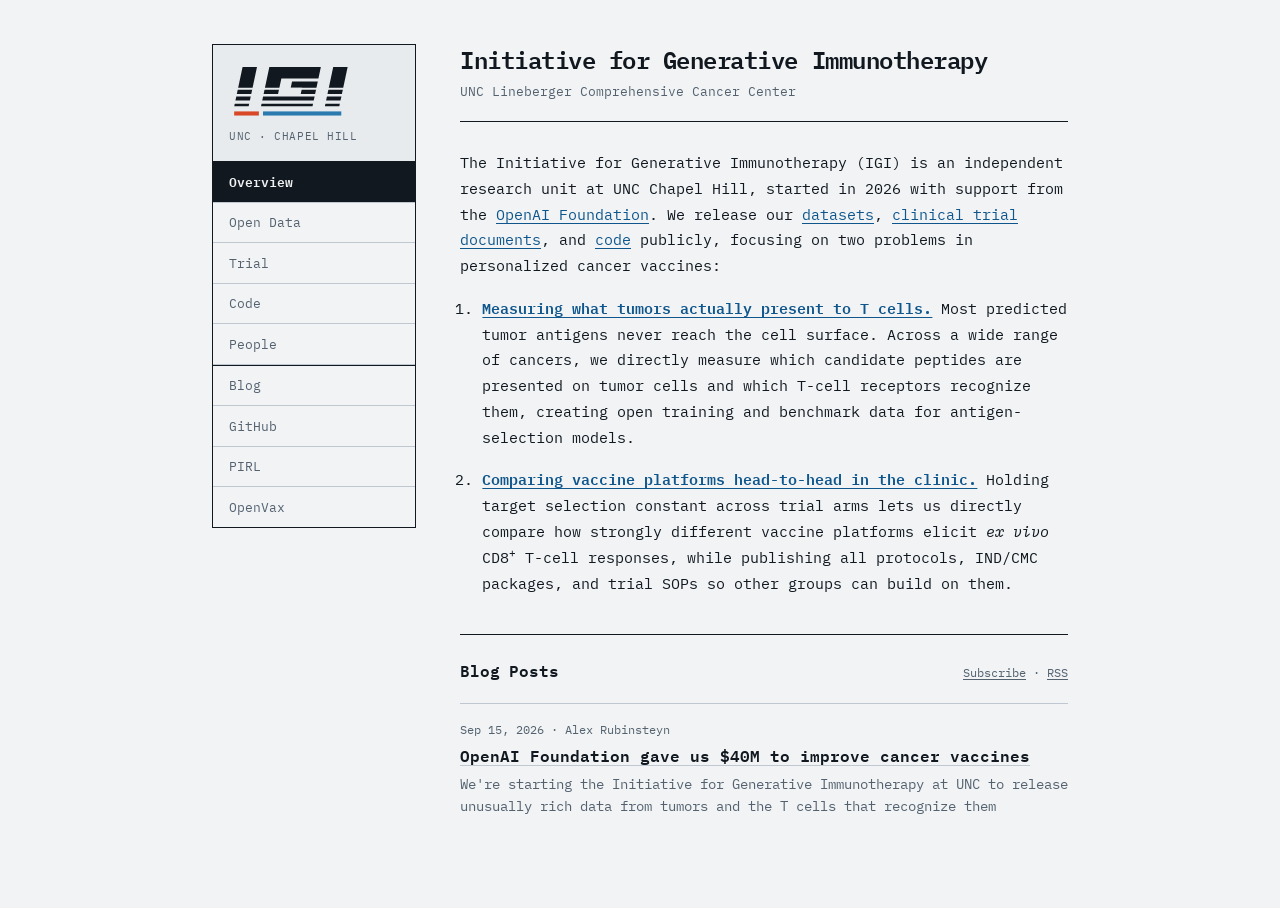
<file: index.html>
<!doctype html>
<html lang="en">
<head>
<meta charset="utf-8">
<meta name="viewport" content="width=device-width, initial-scale=1">
<title>Initiative for Generative Immunotherapy (IGI) · UNC</title>
<meta name="description" content="Initiative for Generative Immunotherapy at UNC Lineberger: open tumor antigen and TCR datasets, head-to-head cancer vaccine trials, and public clinical trial documentation.">
<link rel="canonical" href="https://igi-unc.github.io/">
<meta property="og:title" content="Initiative for Generative Immunotherapy (IGI)">
<meta property="og:description" content="Open tumor antigen and TCR datasets, head-to-head cancer vaccine trials, and public clinical trial documentation at UNC Chapel Hill.">
<meta property="og:type" content="website">
<meta property="og:url" content="https://igi-unc.github.io/">
<link rel="icon" href="/assets/favicon.svg" type="image/svg+xml">
<link rel="alternate" type="application/rss+xml" title="PIRL &amp; IGI Substack" href="https://pirlblog.substack.com/feed">
<link rel="preconnect" href="https://fonts.googleapis.com">
<link rel="preconnect" href="https://fonts.gstatic.com" crossorigin>
<link href="https://fonts.googleapis.com/css2?family=IBM+Plex+Mono:ital,wght@0,400;0,500;0,600;1,400&display=swap" rel="stylesheet">
<link rel="stylesheet" href="/assets/site.css">
</head>
<body>
<div class="layout">
  <aside class="sidebar">
    <a class="logo-cell" href="/">
      <svg viewBox="0 0 132 54" aria-label="IGI">
        <defs>
          <mask id="scan-cut">
            <rect width="140" height="56" fill="#fff"/>
            <rect x="0" y="24" width="140" height="2" fill="#000"/>
            <rect x="0" y="30" width="140" height="2.4" fill="#000"/>
            <rect x="0" y="36.5" width="140" height="3" fill="#000"/>
          </mask>
        </defs>
        <g transform="translate(10,0) skewX(-12)" mask="url(#scan-cut)">
          <rect x="4" y="4" width="14" height="38" fill="currentColor"/>
          <path d="M 30 4 H 80 V 15 H 44 V 31 H 66 V 24 H 55 V 18 H 80 V 42 H 30 Z" fill="currentColor"/>
          <rect x="92" y="4" width="14" height="38" fill="currentColor"/>
        </g>
        <rect x="5" y="47" width="24" height="4" fill="var(--signal)"/>
        <rect x="33" y="47" width="76" height="4" fill="var(--cyan)"/>
      </svg>
      <span class="logo-sub">UNC · CHAPEL HILL</span>
    </a>

    <nav class="panelmenu" aria-label="Site">
      <a href="/" aria-current="page">Overview</a>
      <a href="/data/">Open Data</a>
      <a href="/trial/">Trial</a>
      <a href="/code/">Code</a>
      <a href="/people/">People</a>
      <a class="ext-first" href="https://pirlblog.substack.com/">Blog</a>
      <a href="https://github.com/igi-unc">GitHub</a>
      <a href="https://pirl.unc.edu/">PIRL</a>
      <a href="https://openvax.org/">OpenVax</a>
    </nav>
  </aside>

  <main>
    <header class="pagehead">
      <h1>Initiative for Generative Immunotherapy</h1>
      <p class="sub">UNC Lineberger Comprehensive Cancer Center</p>
    </header>

    <p>
      The Initiative for Generative Immunotherapy (IGI) is an independent research unit at UNC Chapel Hill, started in 2026 with support from the <a href="https://pirlblog.substack.com/p/openai-foundation-gave-us-40m-to">OpenAI Foundation</a>. We release our <a href="/data/">datasets</a>, <a href="/trial/">clinical trial documents</a>, and <a href="/code/">code</a> publicly, focusing on two problems in personalized cancer vaccines:
    </p>

    <ol class="spaced">
      <li>
        <strong><a href="/data/">Measuring what tumors actually present to T cells.</a></strong>
        Most predicted tumor antigens never reach the cell surface. Across a wide range of cancers, we directly measure which candidate peptides are presented on tumor cells and which T-cell receptors recognize them, creating open training and benchmark data for antigen-selection models.
      </li>
      <li>
        <strong><a href="/trial/">Comparing vaccine platforms head-to-head in the clinic.</a></strong>
        Holding target selection constant across trial arms lets us directly compare how strongly different vaccine platforms elicit <em>ex vivo</em> CD8<sup>+</sup> T-cell responses, while publishing all protocols, IND/CMC packages, and trial SOPs so other groups can build on them.
      </li>
    </ol>

    <section class="feed" aria-labelledby="feed-heading">
      <div class="feed-head">
        <h2 id="feed-heading"><a href="https://pirlblog.substack.com/">Blog Posts</a></h2>
        <div class="feed-links">
          <a href="https://pirlblog.substack.com/subscribe">Subscribe</a> ·
          <a href="https://pirlblog.substack.com/feed">RSS</a>
        </div>
      </div>
      <!-- BLOG-POSTS:START -->
      <ol class="post-list">
        <li class="post-card">
          <div class="post-text">
            <div class="post-meta"><time datetime="2026-09-15">Sep 15, 2026</time> · <span>Alex Rubinsteyn</span></div>
            <h3><a href="https://pirlblog.substack.com/p/openai-foundation-gave-us-40m-to">OpenAI Foundation gave us $40M to improve cancer vaccines</a></h3>
            <p>We&#x27;re starting the Initiative for Generative Immunotherapy at UNC to release unusually rich data from tumors and the T cells that recognize them</p>
          </div>
        </li>
      </ol>
      <!-- BLOG-POSTS:END -->
    </section>
  </main>
</div>
</body>
</html>
</file>
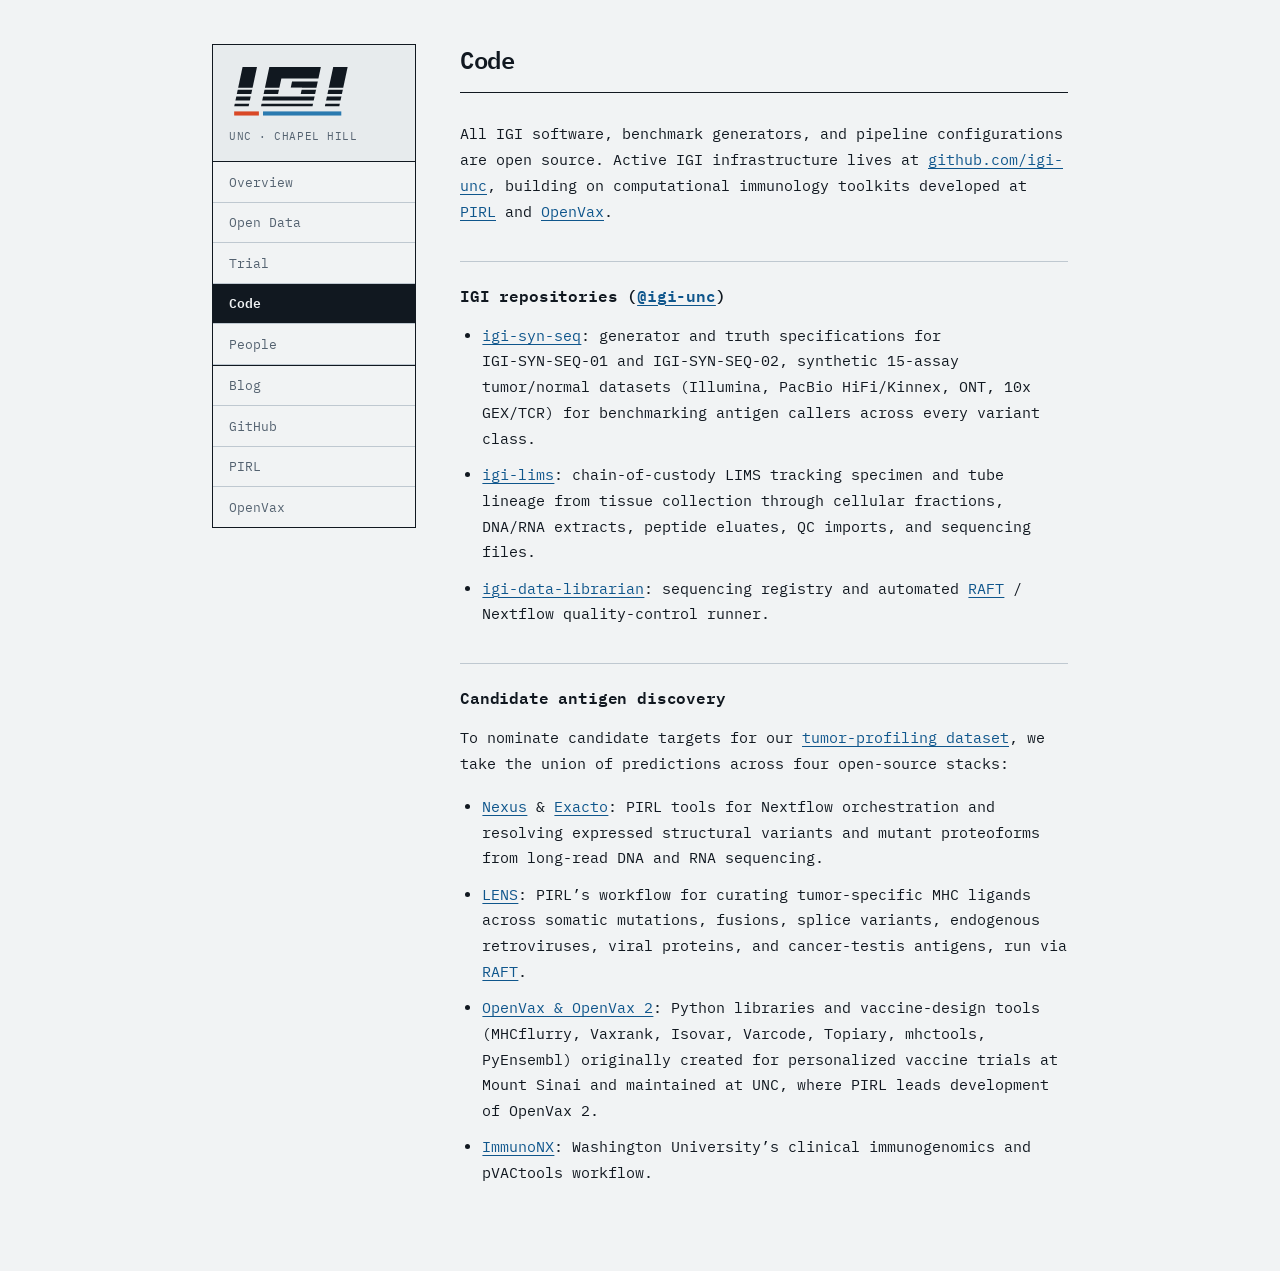
<file: code/index.html>
<!doctype html>
<html lang="en">
<head>
<meta charset="utf-8">
<meta name="viewport" content="width=device-width, initial-scale=1">
<title>Code · IGI at UNC</title>
<meta name="description" content="Open-source software for antigen discovery, synthetic multi-assay benchmarks, and specimen LIMS across IGI, PIRL, and OpenVax.">
<link rel="canonical" href="https://igi-unc.github.io/code/">
<link rel="icon" href="/assets/favicon.svg" type="image/svg+xml">
<link rel="preconnect" href="https://fonts.googleapis.com">
<link rel="preconnect" href="https://fonts.gstatic.com" crossorigin>
<link href="https://fonts.googleapis.com/css2?family=IBM+Plex+Mono:ital,wght@0,400;0,500;0,600;1,400&display=swap" rel="stylesheet">
<link rel="stylesheet" href="/assets/site.css">
</head>
<body>
<div class="layout">
  <aside class="sidebar">
    <a class="logo-cell" href="/">
      <svg viewBox="0 0 132 54" aria-label="IGI">
        <defs>
          <mask id="scan-cut">
            <rect width="140" height="56" fill="#fff"/>
            <rect x="0" y="24" width="140" height="2" fill="#000"/>
            <rect x="0" y="30" width="140" height="2.4" fill="#000"/>
            <rect x="0" y="36.5" width="140" height="3" fill="#000"/>
          </mask>
        </defs>
        <g transform="translate(10,0) skewX(-12)" mask="url(#scan-cut)">
          <rect x="4" y="4" width="14" height="38" fill="currentColor"/>
          <path d="M 30 4 H 80 V 15 H 44 V 31 H 66 V 24 H 55 V 18 H 80 V 42 H 30 Z" fill="currentColor"/>
          <rect x="92" y="4" width="14" height="38" fill="currentColor"/>
        </g>
        <rect x="5" y="47" width="24" height="4" fill="var(--signal)"/>
        <rect x="33" y="47" width="76" height="4" fill="var(--cyan)"/>
      </svg>
      <span class="logo-sub">UNC · CHAPEL HILL</span>
    </a>

    <nav class="panelmenu" aria-label="Site">
      <a href="/">Overview</a>
      <a href="/data/">Open Data</a>
      <a href="/trial/">Trial</a>
      <a href="/code/" aria-current="page">Code</a>
      <a href="/people/">People</a>
      <a class="ext-first" href="https://pirlblog.substack.com/">Blog</a>
      <a href="https://github.com/igi-unc">GitHub</a>
      <a href="https://pirl.unc.edu/">PIRL</a>
      <a href="https://openvax.org/">OpenVax</a>
    </nav>
  </aside>

  <main>
    <header class="pagehead">
      <h1>Code</h1>
    </header>

    <p>
      All IGI software, benchmark generators, and pipeline configurations are open source. Active IGI infrastructure lives at <a href="https://github.com/igi-unc">github.com/igi-unc</a>, building on computational immunology toolkits developed at <a href="https://pirl.unc.edu/code/">PIRL</a> and <a href="https://openvax.org/">OpenVax</a>.
    </p>

    <h2>IGI repositories (<a href="https://github.com/igi-unc">@igi-unc</a>)</h2>

    <ul>
      <li><a href="https://github.com/igi-unc/igi-syn-seq">igi-syn-seq</a>: generator and truth specifications for <code>IGI-SYN-SEQ-01</code> and <code>IGI-SYN-SEQ-02</code>, synthetic 15-assay tumor/normal datasets (Illumina, PacBio HiFi/Kinnex, ONT, 10x GEX/TCR) for benchmarking antigen callers across every variant class.</li>
      <li><a href="https://github.com/igi-unc/igi-lims">igi-lims</a>: chain-of-custody LIMS tracking specimen and tube lineage from tissue collection through cellular fractions, DNA/RNA extracts, peptide eluates, QC imports, and sequencing files.</li>
      <li><a href="https://github.com/igi-unc/igi-data-librarian">igi-data-librarian</a>: sequencing registry and automated <a href="https://useraft.io/">RAFT</a> / Nextflow quality-control runner.</li>
    </ul>

    <h2>Candidate antigen discovery</h2>

    <p>
      To nominate candidate targets for our <a href="/data/">tumor-profiling dataset</a>, we take the union of predictions across four open-source stacks:
    </p>

    <ul>
      <li><a href="https://github.com/pirl-unc/nexus">Nexus</a> &amp; <a href="https://github.com/pirl-unc/exacto">Exacto</a>: PIRL tools for Nextflow orchestration and resolving expressed structural variants and mutant proteoforms from long-read DNA and RNA sequencing.</li>
      <li><a href="https://uselens.io/">LENS</a>: PIRL’s workflow for curating tumor-specific MHC ligands across somatic mutations, fusions, splice variants, endogenous retroviruses, viral proteins, and cancer-testis antigens, run via <a href="https://useraft.io/">RAFT</a>.</li>
      <li><a href="https://openvax.org/">OpenVax &amp; OpenVax 2</a>: Python libraries and vaccine-design tools (<code>MHCflurry</code>, <code>Vaxrank</code>, <code>Isovar</code>, <code>Varcode</code>, <code>Topiary</code>, <code>mhctools</code>, <code>PyEnsembl</code>) originally created for personalized vaccine trials at Mount Sinai and maintained at UNC, where PIRL leads development of OpenVax 2.</li>
      <li><a href="https://github.com/griffithlab/ImmunoNX_protocol">ImmunoNX</a>: Washington University’s clinical immunogenomics and pVACtools workflow.</li>
    </ul>
  </main>
</div>
</body>
</html>
</file>
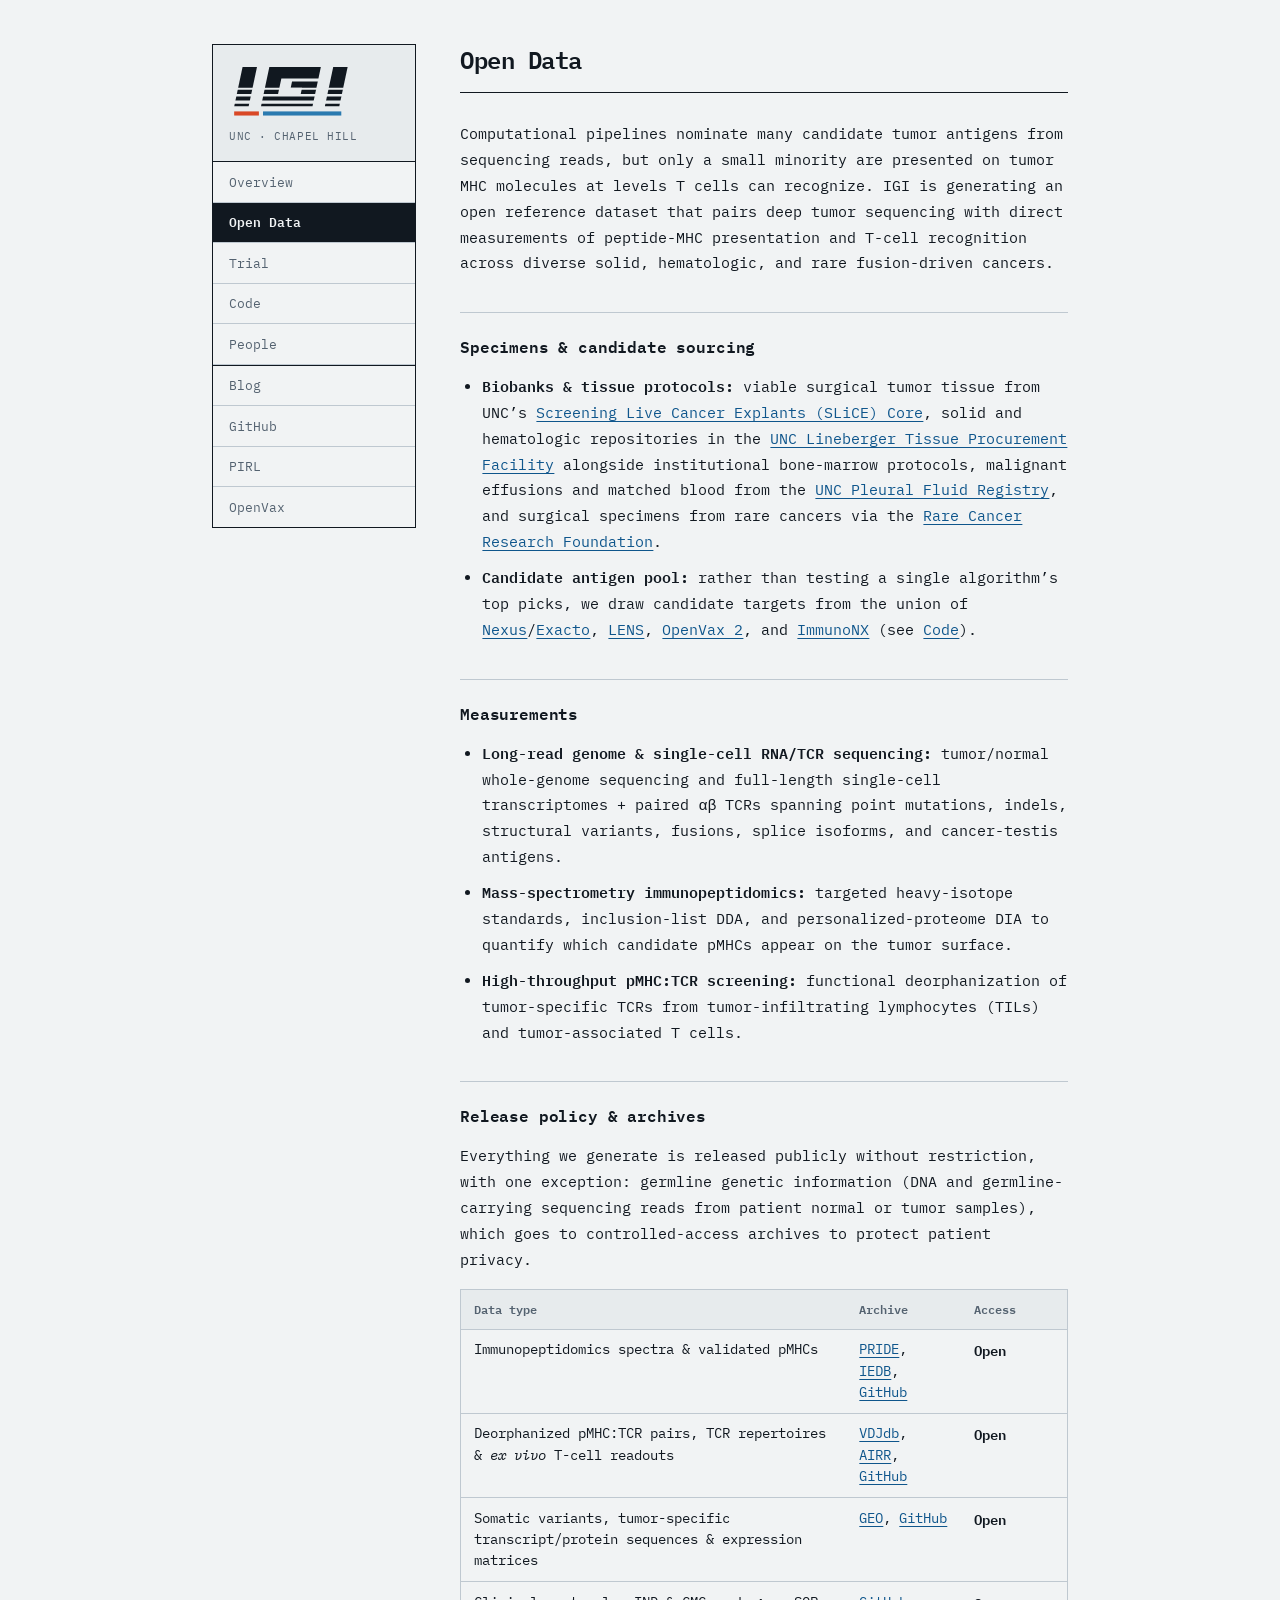
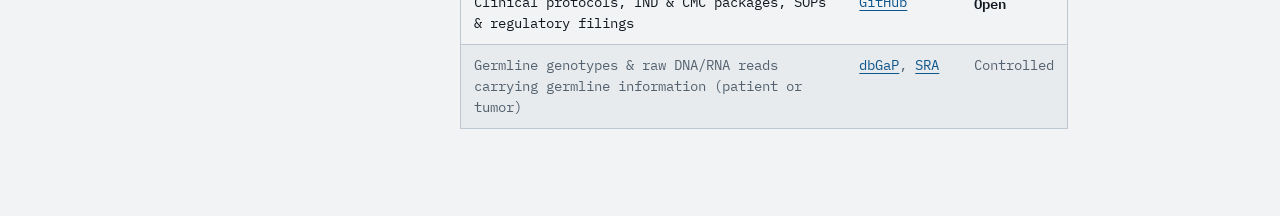
<file: data/index.html>
<!doctype html>
<html lang="en">
<head>
<meta charset="utf-8">
<meta name="viewport" content="width=device-width, initial-scale=1">
<title>Open Data · IGI at UNC</title>
<meta name="description" content="Open tumor immunopeptidomics, somatic variant/isoform data, pMHC:TCR specificities, and public archives from IGI at UNC.">
<link rel="canonical" href="https://igi-unc.github.io/data/">
<link rel="icon" href="/assets/favicon.svg" type="image/svg+xml">
<link rel="preconnect" href="https://fonts.googleapis.com">
<link rel="preconnect" href="https://fonts.gstatic.com" crossorigin>
<link href="https://fonts.googleapis.com/css2?family=IBM+Plex+Mono:ital,wght@0,400;0,500;0,600;1,400&display=swap" rel="stylesheet">
<link rel="stylesheet" href="/assets/site.css">
</head>
<body>
<div class="layout">
  <aside class="sidebar">
    <a class="logo-cell" href="/">
      <svg viewBox="0 0 132 54" aria-label="IGI">
        <defs>
          <mask id="scan-cut">
            <rect width="140" height="56" fill="#fff"/>
            <rect x="0" y="24" width="140" height="2" fill="#000"/>
            <rect x="0" y="30" width="140" height="2.4" fill="#000"/>
            <rect x="0" y="36.5" width="140" height="3" fill="#000"/>
          </mask>
        </defs>
        <g transform="translate(10,0) skewX(-12)" mask="url(#scan-cut)">
          <rect x="4" y="4" width="14" height="38" fill="currentColor"/>
          <path d="M 30 4 H 80 V 15 H 44 V 31 H 66 V 24 H 55 V 18 H 80 V 42 H 30 Z" fill="currentColor"/>
          <rect x="92" y="4" width="14" height="38" fill="currentColor"/>
        </g>
        <rect x="5" y="47" width="24" height="4" fill="var(--signal)"/>
        <rect x="33" y="47" width="76" height="4" fill="var(--cyan)"/>
      </svg>
      <span class="logo-sub">UNC · CHAPEL HILL</span>
    </a>

    <nav class="panelmenu" aria-label="Site">
      <a href="/">Overview</a>
      <a href="/data/" aria-current="page">Open Data</a>
      <a href="/trial/">Trial</a>
      <a href="/code/">Code</a>
      <a href="/people/">People</a>
      <a class="ext-first" href="https://pirlblog.substack.com/">Blog</a>
      <a href="https://github.com/igi-unc">GitHub</a>
      <a href="https://pirl.unc.edu/">PIRL</a>
      <a href="https://openvax.org/">OpenVax</a>
    </nav>
  </aside>

  <main>
    <header class="pagehead">
      <h1>Open Data</h1>
    </header>

    <p>
      Computational pipelines nominate many candidate tumor antigens from sequencing reads, but only a small minority are presented on tumor MHC molecules at levels T cells can recognize. IGI is generating an open reference dataset that pairs deep tumor sequencing with direct measurements of peptide-MHC presentation and T-cell recognition across diverse solid, hematologic, and rare fusion-driven cancers.
    </p>

    <h2>Specimens &amp; candidate sourcing</h2>

    <ul>
      <li><strong>Biobanks &amp; tissue protocols:</strong> viable surgical tumor tissue from UNC’s <a href="https://slice.unc.edu/">Screening Live Cancer Explants (SLiCE) Core</a>, solid and hematologic repositories in the <a href="https://unclineberger.org/tissue-procurement/">UNC Lineberger Tissue Procurement Facility</a> alongside institutional bone-marrow protocols, malignant effusions and matched blood from the <a href="https://clinicaltrials.gov/study/NCT05620329">UNC Pleural Fluid Registry</a>, and surgical specimens from rare cancers via the <a href="https://rarecancer.org/">Rare Cancer Research Foundation</a>.</li>
      <li><strong>Candidate antigen pool:</strong> rather than testing a single algorithm’s top picks, we draw candidate targets from the union of <a href="https://github.com/pirl-unc/nexus">Nexus</a>/<a href="https://github.com/pirl-unc/exacto">Exacto</a>, <a href="https://uselens.io/">LENS</a>, <a href="https://openvax.org/">OpenVax 2</a>, and <a href="https://github.com/griffithlab/ImmunoNX_protocol">ImmunoNX</a> (see <a href="/code/">Code</a>).</li>
    </ul>

    <h2>Measurements</h2>

    <ul>
      <li><strong>Long-read genome &amp; single-cell RNA/TCR sequencing:</strong> tumor/normal whole-genome sequencing and full-length single-cell transcriptomes + paired αβ TCRs spanning point mutations, indels, structural variants, fusions, splice isoforms, and cancer-testis antigens.</li>
      <li><strong>Mass-spectrometry immunopeptidomics:</strong> targeted heavy-isotope standards, inclusion-list DDA, and personalized-proteome DIA to quantify which candidate pMHCs appear on the tumor surface.</li>
      <li><strong>High-throughput pMHC:TCR screening:</strong> functional deorphanization of tumor-specific TCRs from tumor-infiltrating lymphocytes (TILs) and tumor-associated T cells.</li>
    </ul>

    <h2>Release policy &amp; archives</h2>

    <p>
      Everything we generate is released publicly without restriction, with one exception: germline genetic information (DNA and germline-carrying sequencing reads from patient normal or tumor samples), which goes to controlled-access archives to protect patient privacy.
    </p>

    <div class="table-wrap">
      <table>
        <thead>
          <tr>
            <th scope="col">Data type</th>
            <th scope="col">Archive</th>
            <th scope="col">Access</th>
          </tr>
        </thead>
        <tbody>
          <tr>
            <td>Immunopeptidomics spectra &amp; validated pMHCs</td>
            <td><a href="https://www.ebi.ac.uk/pride/">PRIDE</a>, <a href="https://iedb.org/">IEDB</a>, <a href="https://github.com/igi-unc">GitHub</a></td>
            <td><strong>Open</strong></td>
          </tr>
          <tr>
            <td>Deorphanized pMHC:TCR pairs, TCR repertoires &amp; <em>ex vivo</em> T-cell readouts</td>
            <td><a href="https://vdjdb.com/">VDJdb</a>, <a href="https://www.antibodysociety.org/the-airr-community/airr-data-commons/">AIRR</a>, <a href="https://github.com/igi-unc">GitHub</a></td>
            <td><strong>Open</strong></td>
          </tr>
          <tr>
            <td>Somatic variants, tumor-specific transcript/protein sequences &amp; expression matrices</td>
            <td><a href="https://www.ncbi.nlm.nih.gov/geo/">GEO</a>, <a href="https://github.com/igi-unc">GitHub</a></td>
            <td><strong>Open</strong></td>
          </tr>
          <tr>
            <td>Clinical protocols, IND &amp; CMC packages, SOPs &amp; regulatory filings</td>
            <td><a href="https://github.com/igi-unc">GitHub</a></td>
            <td><strong>Open</strong></td>
          </tr>
          <tr class="controlled">
            <td>Germline genotypes &amp; raw DNA/RNA reads carrying germline information (patient or tumor)</td>
            <td><a href="https://dbgap.ncbi.nlm.nih.gov/home/">dbGaP</a>, <a href="https://www.ncbi.nlm.nih.gov/sra">SRA</a></td>
            <td>Controlled</td>
          </tr>
        </tbody>
      </table>
    </div>
  </main>
</div>
</body>
</html>
</file>
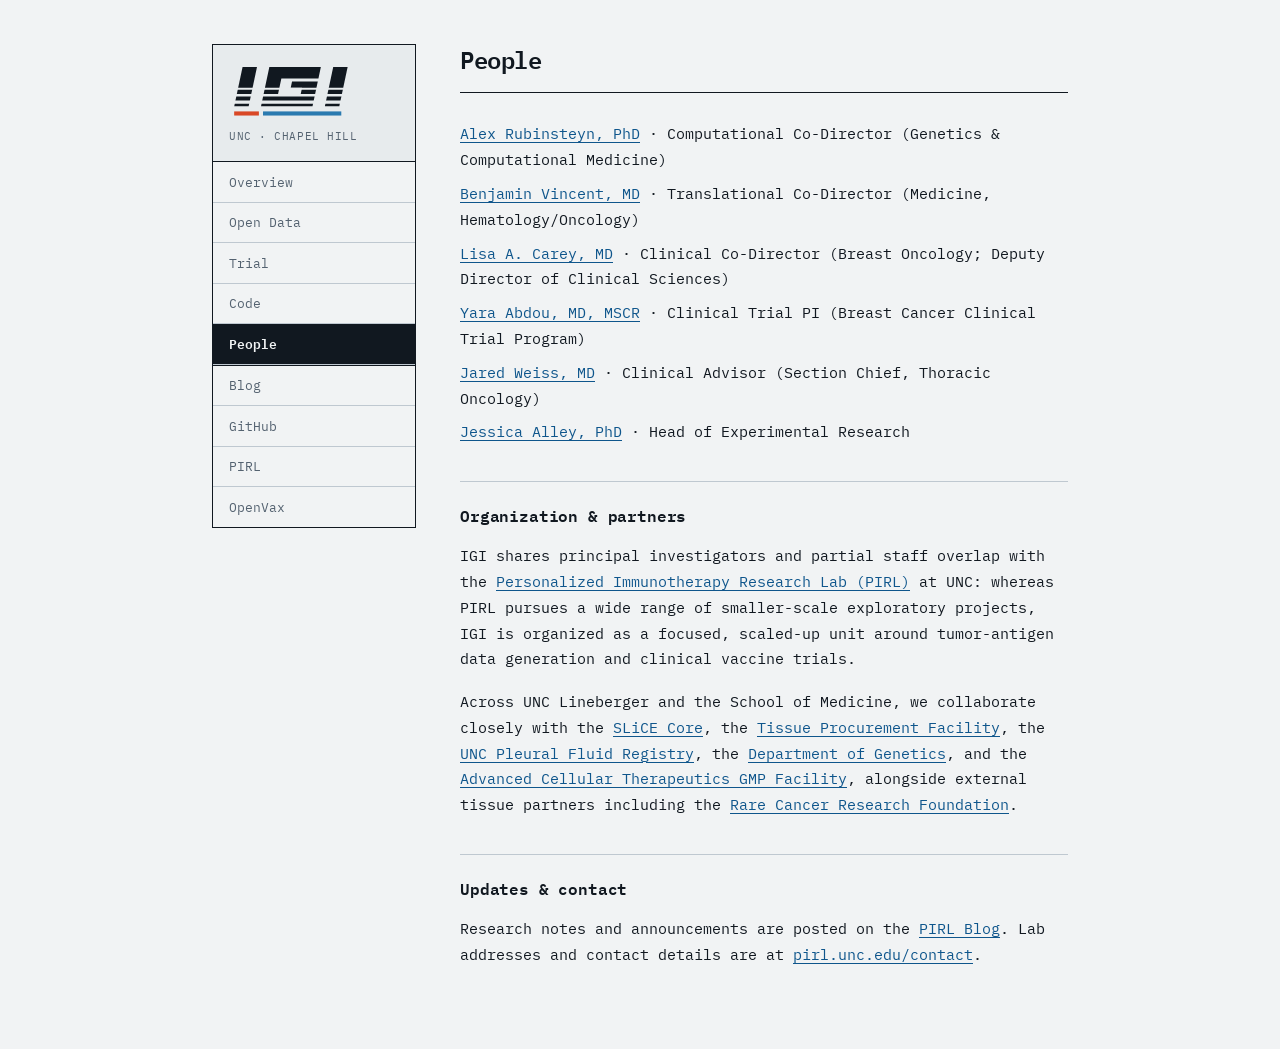
<file: people/index.html>
<!doctype html>
<html lang="en">
<head>
<meta charset="utf-8">
<meta name="viewport" content="width=device-width, initial-scale=1">
<title>People · IGI at UNC</title>
<meta name="description" content="Leadership and collaborating groups of the Initiative for Generative Immunotherapy at UNC Lineberger.">
<link rel="canonical" href="https://igi-unc.github.io/people/">
<link rel="icon" href="/assets/favicon.svg" type="image/svg+xml">
<link rel="preconnect" href="https://fonts.googleapis.com">
<link rel="preconnect" href="https://fonts.gstatic.com" crossorigin>
<link href="https://fonts.googleapis.com/css2?family=IBM+Plex+Mono:ital,wght@0,400;0,500;0,600;1,400&display=swap" rel="stylesheet">
<link rel="stylesheet" href="/assets/site.css">
</head>
<body>
<div class="layout">
  <aside class="sidebar">
    <a class="logo-cell" href="/">
      <svg viewBox="0 0 132 54" aria-label="IGI">
        <defs>
          <mask id="scan-cut">
            <rect width="140" height="56" fill="#fff"/>
            <rect x="0" y="24" width="140" height="2" fill="#000"/>
            <rect x="0" y="30" width="140" height="2.4" fill="#000"/>
            <rect x="0" y="36.5" width="140" height="3" fill="#000"/>
          </mask>
        </defs>
        <g transform="translate(10,0) skewX(-12)" mask="url(#scan-cut)">
          <rect x="4" y="4" width="14" height="38" fill="currentColor"/>
          <path d="M 30 4 H 80 V 15 H 44 V 31 H 66 V 24 H 55 V 18 H 80 V 42 H 30 Z" fill="currentColor"/>
          <rect x="92" y="4" width="14" height="38" fill="currentColor"/>
        </g>
        <rect x="5" y="47" width="24" height="4" fill="var(--signal)"/>
        <rect x="33" y="47" width="76" height="4" fill="var(--cyan)"/>
      </svg>
      <span class="logo-sub">UNC · CHAPEL HILL</span>
    </a>

    <nav class="panelmenu" aria-label="Site">
      <a href="/">Overview</a>
      <a href="/data/">Open Data</a>
      <a href="/trial/">Trial</a>
      <a href="/code/">Code</a>
      <a href="/people/" aria-current="page">People</a>
      <a class="ext-first" href="https://pirlblog.substack.com/">Blog</a>
      <a href="https://github.com/igi-unc">GitHub</a>
      <a href="https://pirl.unc.edu/">PIRL</a>
      <a href="https://openvax.org/">OpenVax</a>
    </nav>
  </aside>

  <main>
    <header class="pagehead">
      <h1>People</h1>
    </header>

    <ul class="people">
      <li><a href="https://unclineberger.org/directory/alex-rubinsteyn/">Alex Rubinsteyn, PhD</a> · Computational Co-Director (Genetics &amp; Computational Medicine)</li>
      <li><a href="https://unclineberger.org/directory/benjamin-vincent/">Benjamin Vincent, MD</a> · Translational Co-Director (Medicine, Hematology/Oncology)</li>
      <li><a href="https://unclineberger.org/directory/lisa-a-carey/">Lisa A. Carey, MD</a> · Clinical Co-Director (Breast Oncology; Deputy Director of Clinical Sciences)</li>
      <li><a href="https://unclineberger.org/directory/yara-abdou/">Yara Abdou, MD, MSCR</a> · Clinical Trial PI (Breast Cancer Clinical Trial Program)</li>
      <li><a href="https://unclineberger.org/directory/jared-weiss/">Jared Weiss, MD</a> · Clinical Advisor (Section Chief, Thoracic Oncology)</li>
      <li><a href="https://pirl.unc.edu/people/">Jessica Alley, PhD</a> · Head of Experimental Research</li>
    </ul>

    <h2>Organization &amp; partners</h2>

    <p>
      IGI shares principal investigators and partial staff overlap with the <a href="https://pirl.unc.edu/people/">Personalized Immunotherapy Research Lab (PIRL)</a> at UNC: whereas PIRL pursues a wide range of smaller-scale exploratory projects, IGI is organized as a focused, scaled-up unit around tumor-antigen data generation and clinical vaccine trials.
    </p>

    <p>
      Across UNC Lineberger and the School of Medicine, we collaborate closely with the <a href="https://slice.unc.edu/">SLiCE Core</a>, the <a href="https://unclineberger.org/tissue-procurement/">Tissue Procurement Facility</a>, the <a href="https://clinicaltrials.gov/study/NCT05620329">UNC Pleural Fluid Registry</a>, the <a href="https://www.med.unc.edu/genetics/">Department of Genetics</a>, and the <a href="https://unclineberger.org/act-facility/">Advanced Cellular Therapeutics GMP Facility</a>, alongside external tissue partners including the <a href="https://rarecancer.org/">Rare Cancer Research Foundation</a>.
    </p>

    <h2>Updates &amp; contact</h2>

    <p>
      Research notes and announcements are posted on the <a href="https://pirlblog.substack.com/">PIRL Blog</a>. Lab addresses and contact details are at <a href="https://pirl.unc.edu/contact/">pirl.unc.edu/contact</a>.
    </p>
  </main>
</div>
</body>
</html>
</file>
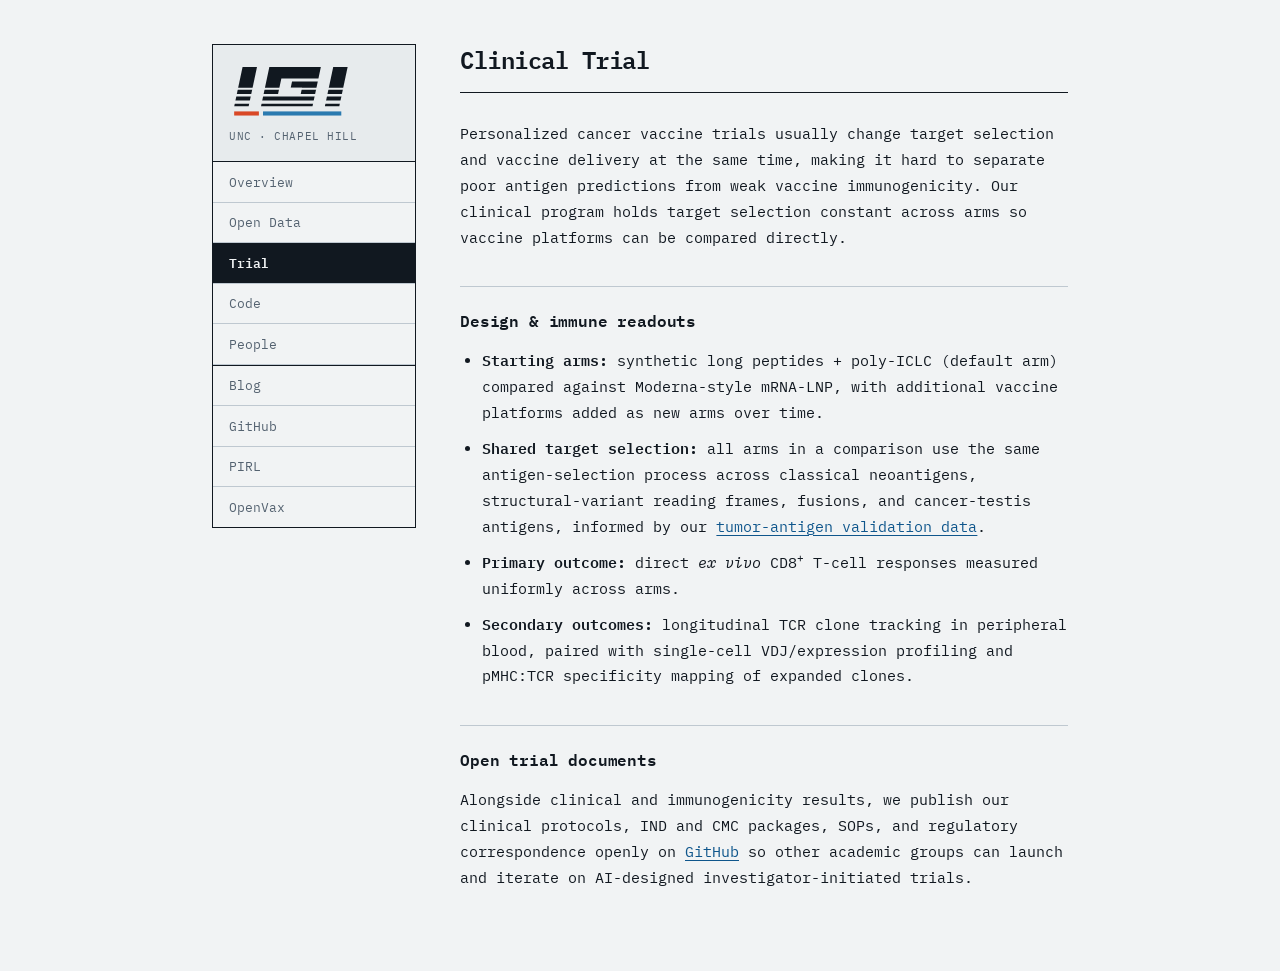
<file: trial/index.html>
<!doctype html>
<html lang="en">
<head>
<meta charset="utf-8">
<meta name="viewport" content="width=device-width, initial-scale=1">
<title>Clinical Trial · IGI at UNC</title>
<meta name="description" content="Multi-arm personalized cancer vaccine comparison and open-access IND/trial documentation at IGI (UNC Lineberger).">
<link rel="canonical" href="https://igi-unc.github.io/trial/">
<link rel="icon" href="/assets/favicon.svg" type="image/svg+xml">
<link rel="preconnect" href="https://fonts.googleapis.com">
<link rel="preconnect" href="https://fonts.gstatic.com" crossorigin>
<link href="https://fonts.googleapis.com/css2?family=IBM+Plex+Mono:ital,wght@0,400;0,500;0,600;1,400&display=swap" rel="stylesheet">
<link rel="stylesheet" href="/assets/site.css">
</head>
<body>
<div class="layout">
  <aside class="sidebar">
    <a class="logo-cell" href="/">
      <svg viewBox="0 0 132 54" aria-label="IGI">
        <defs>
          <mask id="scan-cut">
            <rect width="140" height="56" fill="#fff"/>
            <rect x="0" y="24" width="140" height="2" fill="#000"/>
            <rect x="0" y="30" width="140" height="2.4" fill="#000"/>
            <rect x="0" y="36.5" width="140" height="3" fill="#000"/>
          </mask>
        </defs>
        <g transform="translate(10,0) skewX(-12)" mask="url(#scan-cut)">
          <rect x="4" y="4" width="14" height="38" fill="currentColor"/>
          <path d="M 30 4 H 80 V 15 H 44 V 31 H 66 V 24 H 55 V 18 H 80 V 42 H 30 Z" fill="currentColor"/>
          <rect x="92" y="4" width="14" height="38" fill="currentColor"/>
        </g>
        <rect x="5" y="47" width="24" height="4" fill="var(--signal)"/>
        <rect x="33" y="47" width="76" height="4" fill="var(--cyan)"/>
      </svg>
      <span class="logo-sub">UNC · CHAPEL HILL</span>
    </a>

    <nav class="panelmenu" aria-label="Site">
      <a href="/">Overview</a>
      <a href="/data/">Open Data</a>
      <a href="/trial/" aria-current="page">Trial</a>
      <a href="/code/">Code</a>
      <a href="/people/">People</a>
      <a class="ext-first" href="https://pirlblog.substack.com/">Blog</a>
      <a href="https://github.com/igi-unc">GitHub</a>
      <a href="https://pirl.unc.edu/">PIRL</a>
      <a href="https://openvax.org/">OpenVax</a>
    </nav>
  </aside>

  <main>
    <header class="pagehead">
      <h1>Clinical Trial</h1>
    </header>

    <p>
      Personalized cancer vaccine trials usually change target selection and vaccine delivery at the same time, making it hard to separate poor antigen predictions from weak vaccine immunogenicity. Our clinical program holds target selection constant across arms so vaccine platforms can be compared directly.
    </p>

    <h2>Design &amp; immune readouts</h2>

    <ul>
      <li><strong>Starting arms:</strong> synthetic long peptides + poly-ICLC (default arm) compared against Moderna-style mRNA-LNP, with additional vaccine platforms added as new arms over time.</li>
      <li><strong>Shared target selection:</strong> all arms in a comparison use the same antigen-selection process across classical neoantigens, structural-variant reading frames, fusions, and cancer-testis antigens, informed by our <a href="/data/">tumor-antigen validation data</a>.</li>
      <li><strong>Primary outcome:</strong> direct <em>ex vivo</em> CD8<sup>+</sup> T-cell responses measured uniformly across arms.</li>
      <li><strong>Secondary outcomes:</strong> longitudinal TCR clone tracking in peripheral blood, paired with single-cell VDJ/expression profiling and pMHC:TCR specificity mapping of expanded clones.</li>
    </ul>

    <h2>Open trial documents</h2>

    <p>
      Alongside clinical and immunogenicity results, we publish our clinical protocols, IND and CMC packages, SOPs, and regulatory correspondence openly on <a href="https://github.com/igi-unc">GitHub</a> so other academic groups can launch and iterate on AI-designed investigator-initiated trials.
    </p>
  </main>
</div>
</body>
</html>
</file>
<file: assets/site.css>
:root {
  color-scheme: light dark;
  --bg: #f1f3f4;
  --panel: #e7ebed;
  --fg: #111820;
  --muted: #546270;
  --rule: #111820;
  --rule-soft: #bfc8d0;
  --link: #0f568c;
  --signal: #d94826;
  --cyan: #2a7ab0;
}

@media (prefers-color-scheme: dark) {
  :root {
    --bg: #0c1015;
    --panel: #121922;
    --fg: #dde6ef;
    --muted: #7f91a3;
    --rule: #6c8299;
    --rule-soft: #22303f;
    --link: #6eb8f0;
    --signal: #ef6b48;
    --cyan: #57a8e0;
  }
}

*, *::before, *::after { box-sizing: border-box; }

body {
  margin: 0;
  background: var(--bg);
  color: var(--fg);
  font: 400 0.9375rem/1.72 "IBM Plex Mono", ui-monospace, SFMono-Regular, Menlo, Consolas, monospace;
  -webkit-font-smoothing: antialiased;
  -webkit-text-size-adjust: 100%;
}

.layout {
  max-width: 57rem;
  margin: 0 auto;
  padding: 2.75rem 1.75rem 4rem;
  display: grid;
  grid-template-columns: 12.75rem minmax(0, 1fr);
  gap: 2.75rem;
  align-items: start;
}

aside.sidebar {
  position: sticky;
  top: 2rem;
  border: 1px solid var(--rule);
  background: var(--bg);
}

.logo-cell {
  display: block;
  padding: 1.1rem 1rem 0.95rem;
  border-bottom: 1px solid var(--rule);
  color: var(--fg);
  text-decoration: none;
  background: var(--panel);
}

.logo-cell:hover {
  color: var(--fg);
}

.logo-cell svg {
  display: block;
  width: 8.5rem;
  height: auto;
}

.logo-sub {
  display: block;
  margin-top: 0.55rem;
  font-size: 0.7rem;
  color: var(--muted);
  letter-spacing: 0.05em;
}

nav.panelmenu a {
  display: block;
  padding: 0.52rem 1rem;
  border-bottom: 1px solid var(--rule-soft);
  color: var(--muted);
  text-decoration: none;
  font-size: 0.83rem;
}

nav.panelmenu a:last-child {
  border-bottom: 0;
}

nav.panelmenu a:hover {
  color: var(--fg);
  background: var(--panel);
}

nav.panelmenu a[aria-current="page"] {
  color: var(--bg);
  background: var(--fg);
  font-weight: 600;
}

nav.panelmenu a.ext-first {
  border-top: 1px solid var(--rule);
}

main {
  min-width: 0;
}

header.pagehead {
  padding-bottom: 1.15rem;
  margin-bottom: 1.75rem;
  border-bottom: 1px solid var(--rule);
}

h1 {
  margin: 0;
  font-size: clamp(1.3rem, 2.8vw, 1.5rem);
  font-weight: 600;
  letter-spacing: -0.02em;
  line-height: 1.25;
}

.sub {
  margin: 0.35rem 0 0;
  color: var(--muted);
  font-size: 0.84rem;
}

h2 {
  margin: 2.25rem 0 0.85rem;
  padding-top: 1.25rem;
  border-top: 1px solid var(--rule-soft);
  font-size: 1rem;
  font-weight: 600;
  letter-spacing: -0.01em;
}

p {
  margin: 0 0 1.05rem;
}

a {
  color: var(--link);
  text-decoration: underline;
  text-underline-offset: 0.2em;
  text-decoration-thickness: 1px;
}

a:hover {
  color: var(--signal);
}

a:focus-visible {
  outline: 2px solid var(--signal);
  outline-offset: 3px;
}

ol, ul {
  margin: 0 0 1.3rem;
  padding-left: 1.4rem;
}

li {
  margin-bottom: 0.65rem;
}

ol.spaced > li {
  margin-bottom: 1.05rem;
}

strong {
  font-weight: 600;
}

sup {
  font-size: 0.72em;
  line-height: 0;
}

code {
  font: inherit;
  white-space: nowrap;
}

.note {
  color: var(--muted);
  font-size: 0.88rem;
  padding-top: 1.1rem;
  border-top: 1px solid var(--rule-soft);
}

.people {
  list-style: none;
  padding-left: 0;
}

.people li {
  margin-bottom: 0.5rem;
}

.table-wrap {
  overflow-x: auto;
  margin: 1rem 0 1.4rem;
  border: 1px solid var(--rule-soft);
}

table {
  width: 100%;
  border-collapse: collapse;
  font-size: 0.86rem;
  line-height: 1.55;
}

th, td {
  text-align: left;
  vertical-align: top;
  padding: 0.6rem 0.8rem;
  border-bottom: 1px solid var(--rule-soft);
}

tr:last-child td {
  border-bottom: 0;
}

th {
  background: var(--panel);
  font-weight: 600;
  font-size: 0.78rem;
  color: var(--muted);
}

tr.controlled td {
  color: var(--muted);
  background: var(--panel);
}

/* Prominent homepage blog feed */
section.feed {
  margin-top: 2.35rem;
  padding-top: 1.35rem;
  border-top: 1px solid var(--rule);
}

.feed-head {
  display: flex;
  flex-wrap: wrap;
  align-items: baseline;
  justify-content: space-between;
  gap: 0.5rem 1rem;
  margin-bottom: 1.15rem;
}

.feed-head h2 {
  margin: 0;
  padding: 0;
  border: 0;
  font-size: 1.02rem;
  font-weight: 600;
}

.feed-head h2 a {
  color: var(--fg);
  text-decoration: none;
}

.feed-head h2 a:hover {
  color: var(--signal);
}

.feed-links {
  font-size: 0.78rem;
  color: var(--muted);
}

.feed-links a {
  color: var(--muted);
}

.feed-links a:hover {
  color: var(--fg);
}

.post-list {
  list-style: none;
  margin: 0;
  padding: 0;
}

.post-card {
  padding: 1rem 0;
  border-top: 1px solid var(--rule-soft);
}

.post-card.has-cover {
  display: grid;
  grid-template-columns: minmax(0, 1fr) 8.5rem;
  gap: 1.15rem;
  align-items: start;
}

.post-meta {
  font-size: 0.76rem;
  color: var(--muted);
  margin-bottom: 0.28rem;
}

.post-card h3 {
  margin: 0 0 0.35rem;
  font-size: 0.98rem;
  font-weight: 600;
  line-height: 1.38;
}

.post-card h3 a {
  color: var(--fg);
  text-decoration-color: var(--rule-soft);
}

.post-card h3 a:hover {
  color: var(--signal);
  text-decoration-color: currentColor;
}

.post-card p {
  margin: 0;
  font-size: 0.87rem;
  line-height: 1.6;
  color: var(--muted);
}

.post-thumb {
  display: block;
  border: 1px solid var(--rule-soft);
  background: var(--panel);
}

.post-thumb img {
  display: block;
  width: 100%;
  aspect-ratio: 3 / 2;
  object-fit: cover;
}

.feed-empty {
  font-size: 0.88rem;
  color: var(--muted);
}

@media (max-width: 46rem) {
  .layout {
    grid-template-columns: 1fr;
    gap: 1.75rem;
    padding: 1.5rem 1.15rem 3rem;
  }
  aside.sidebar {
    position: static;
  }
  .logo-cell {
    display: flex;
    align-items: baseline;
    justify-content: space-between;
    gap: 1rem;
    padding: 0.85rem 0.95rem;
  }
  .logo-cell svg {
    width: 6.75rem;
  }
  .logo-sub {
    margin-top: 0;
  }
  nav.panelmenu {
    display: flex;
    flex-wrap: wrap;
  }
  nav.panelmenu a {
    padding: 0.45rem 0.75rem;
    font-size: 0.78rem;
    border-right: 1px solid var(--rule-soft);
    border-bottom: 1px solid var(--rule-soft);
  }
  nav.panelmenu a.ext-first {
    border-top: 0;
  }
  .post-card.has-cover {
    grid-template-columns: 1fr;
  }
}
</file>
